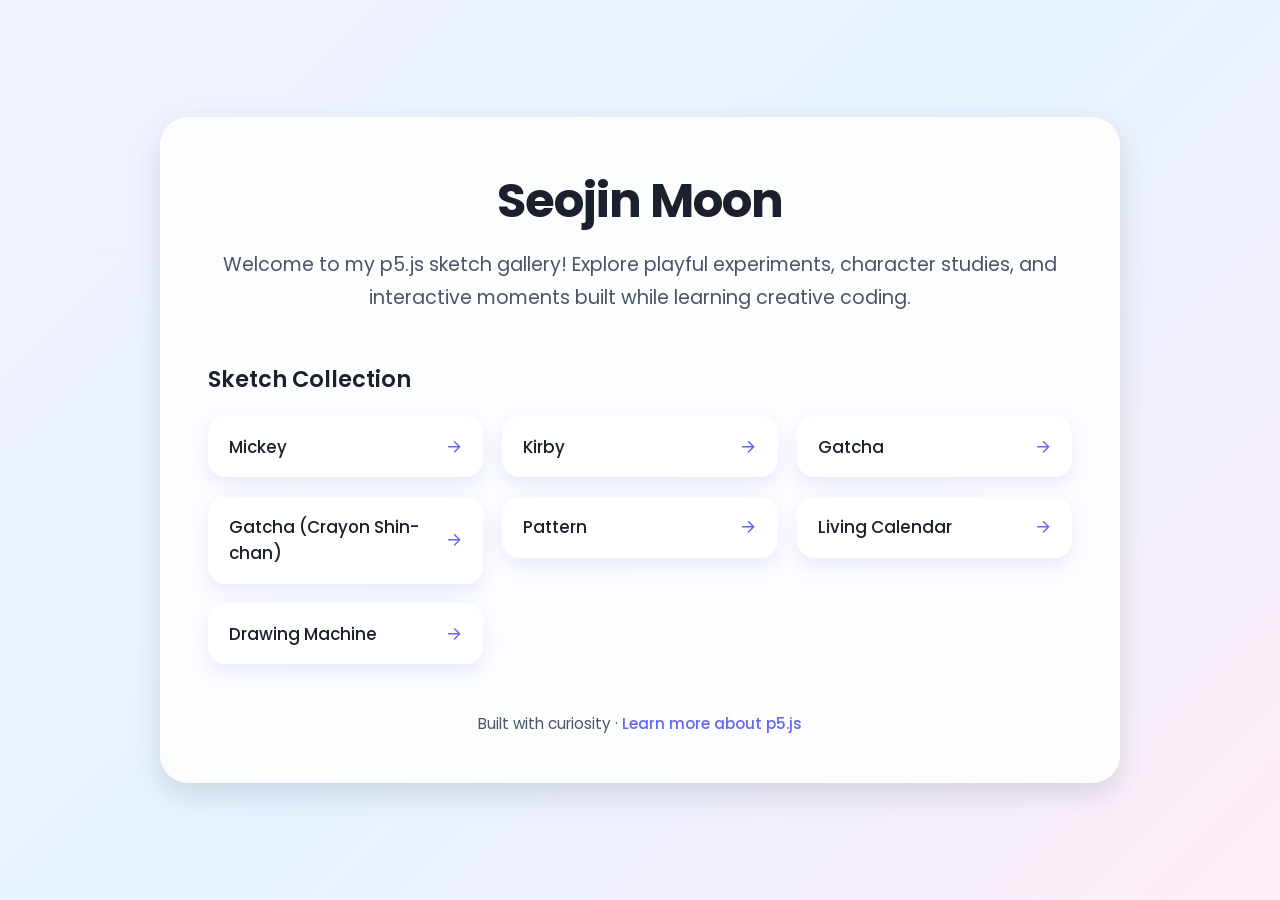
<file: index.html>
<!DOCTYPE html>
<html lang="en" dir="ltr">
  <head>
    <meta http-equiv="Content-Type" content="text/html; charset=UTF-8" />
    <title>Seojin Moon · p5 Sketch Gallery</title>
    <meta name="viewport" content="width=device-width, initial-scale=1.0" />
    <link rel="preconnect" href="https://fonts.googleapis.com" />
    <link rel="preconnect" href="https://fonts.gstatic.com" crossorigin />
    <link href="https://fonts.googleapis.com/css2?family=Poppins:wght@300;500;700&display=swap" rel="stylesheet" />
    <style>
      :root {
        color-scheme: light dark;
        --bg-gradient: linear-gradient(135deg, #f3f4ff 0%, #e7f3ff 50%, #ffeef8 100%);
        --card-bg: rgba(255, 255, 255, 0.82);
        --card-shadow: 0 12px 30px rgba(45, 55, 72, 0.15);
        --text-color: #1a202c;
        --accent: #6366f1;
        --accent-hover: #4f46e5;
        --muted: #4a5568;
      }

      * {
        box-sizing: border-box;
        margin: 0;
        padding: 0;
      }

      body {
        min-height: 100vh;
        font-family: "Poppins", -apple-system, BlinkMacSystemFont, "Segoe UI", sans-serif;
        background: var(--bg-gradient);
        color: var(--text-color);
        display: flex;
        align-items: center;
        justify-content: center;
        padding: 2.5rem 1.5rem;
      }

      main {
        width: min(960px, 100%);
        background: var(--card-bg);
        box-shadow: var(--card-shadow);
        border-radius: 28px;
        padding: clamp(2rem, 4vw, 3rem);
        backdrop-filter: blur(12px);
      }

      header {
        display: flex;
        flex-direction: column;
        gap: 0.75rem;
        text-align: center;
        margin-bottom: clamp(2rem, 5vw, 3rem);
      }

      h1 {
        font-size: clamp(2.3rem, 5vw, 3rem);
        font-weight: 700;
        letter-spacing: -0.02em;
      }

      p.lead {
        font-size: clamp(1rem, 3vw, 1.2rem);
        color: var(--muted);
        line-height: 1.7;
      }

      section h2 {
        font-size: 1.4rem;
        font-weight: 600;
        margin-bottom: 1.25rem;
        color: var(--text-color);
      }

      ul.gallery {
        list-style: none;
        display: grid;
        grid-template-columns: repeat(auto-fit, minmax(220px, 1fr));
        gap: 1.2rem;
      }

      .gallery a {
        display: flex;
        align-items: center;
        justify-content: space-between;
        gap: 0.5rem;
        padding: 1.1rem 1.3rem;
        border-radius: 18px;
        background: rgba(255, 255, 255, 0.9);
        box-shadow: 0 8px 18px rgba(99, 102, 241, 0.12);
        text-decoration: none;
        color: var(--text-color);
        font-weight: 500;
        transition: transform 0.2s ease, box-shadow 0.2s ease;
      }

      .gallery a span {
        font-size: 1.05rem;
      }

      .gallery a svg {
        flex-shrink: 0;
        width: 1.1rem;
        height: 1.1rem;
        fill: none;
        stroke: var(--accent);
        stroke-width: 2;
        stroke-linecap: round;
        stroke-linejoin: round;
        transition: transform 0.2s ease, stroke 0.2s ease;
      }

      .gallery a:hover,
      .gallery a:focus {
        transform: translateY(-4px);
        box-shadow: 0 16px 28px rgba(79, 70, 229, 0.24);
      }

      .gallery a:hover svg,
      .gallery a:focus svg {
        transform: translateX(4px);
        stroke: var(--accent-hover);
      }

      footer {
        margin-top: clamp(2rem, 5vw, 3rem);
        text-align: center;
        font-size: 0.95rem;
        color: var(--muted);
      }

      footer a {
        color: var(--accent);
        text-decoration: none;
        font-weight: 500;
      }

      footer a:hover {
        text-decoration: underline;
      }

      @media (prefers-color-scheme: dark) {
        :root {
          --bg-gradient: linear-gradient(135deg, #111827 0%, #1e293b 40%, #312e81 100%);
          --card-bg: rgba(15, 23, 42, 0.82);
          --card-shadow: 0 18px 36px rgba(15, 23, 42, 0.55);
          --text-color: #f8fafc;
          --muted: #cbd5f5;
        }

        .gallery a {
          background: rgba(30, 41, 59, 0.92);
          box-shadow: 0 10px 24px rgba(99, 102, 241, 0.3);
        }
      }
    </style>
  </head>
  <body>
    <main>
      <header>
        <h1>Seojin Moon</h1>
        <p class="lead">
          Welcome to my p5.js sketch gallery! Explore playful experiments, character studies,
          and interactive moments built while learning creative coding.
        </p>
      </header>

      <section>
        <h2>Sketch Collection</h2>
        <ul class="gallery">
          <li>
            <a href="mickey/">
              <span>Mickey</span>
              <svg viewBox="0 0 24 24" aria-hidden="true">
                <path d="M5 12h14M13 5l7 7-7 7" />
              </svg>
            </a>
          </li>
          <li>
            <a href="kirby/">
              <span>Kirby</span>
              <svg viewBox="0 0 24 24" aria-hidden="true">
                <path d="M5 12h14M13 5l7 7-7 7" />
              </svg>
            </a>
          </li>
          <li>
            <a href="gatcha/">
              <span>Gatcha</span>
              <svg viewBox="0 0 24 24" aria-hidden="true">
                <path d="M5 12h14M13 5l7 7-7 7" />
              </svg>
            </a>
          </li>
          <li>
            <a href="gatcha(Crayon Shin-chan)/">
              <span>Gatcha (Crayon Shin-chan)</span>
              <svg viewBox="0 0 24 24" aria-hidden="true">
                <path d="M5 12h14M13 5l7 7-7 7" />
              </svg>
            </a>
          </li>
          <li>
            <a href="pattern/">
              <span>Pattern</span>
              <svg viewBox="0 0 24 24" aria-hidden="true">
                <path d="M5 12h14M13 5l7 7-7 7" />
              </svg>
            </a>
          </li>
          <li>
            <a href="living-calendar/">
              <span>Living Calendar</span>
              <svg viewBox="0 0 24 24" aria-hidden="true">
                <path d="M5 12h14M13 5l7 7-7 7" />
              </svg>
            </a>
          </li>
          <li>
            <a href="drawing machine(adventure)/">
              <span>Drawing Machine</span>
              <svg viewBox="0 0 24 24" aria-hidden="true">
                <path d="M5 12h14M13 5l7 7-7 7" />
              </svg>
            </a>
          </li>
        </ul>
      </section>

      <footer>
        <span>Built with curiosity &middot; <a href="https://p5js.org/" target="_blank" rel="noopener">Learn more about p5.js</a></span>
      </footer>
    </main>
  </body>
</html>
</file>
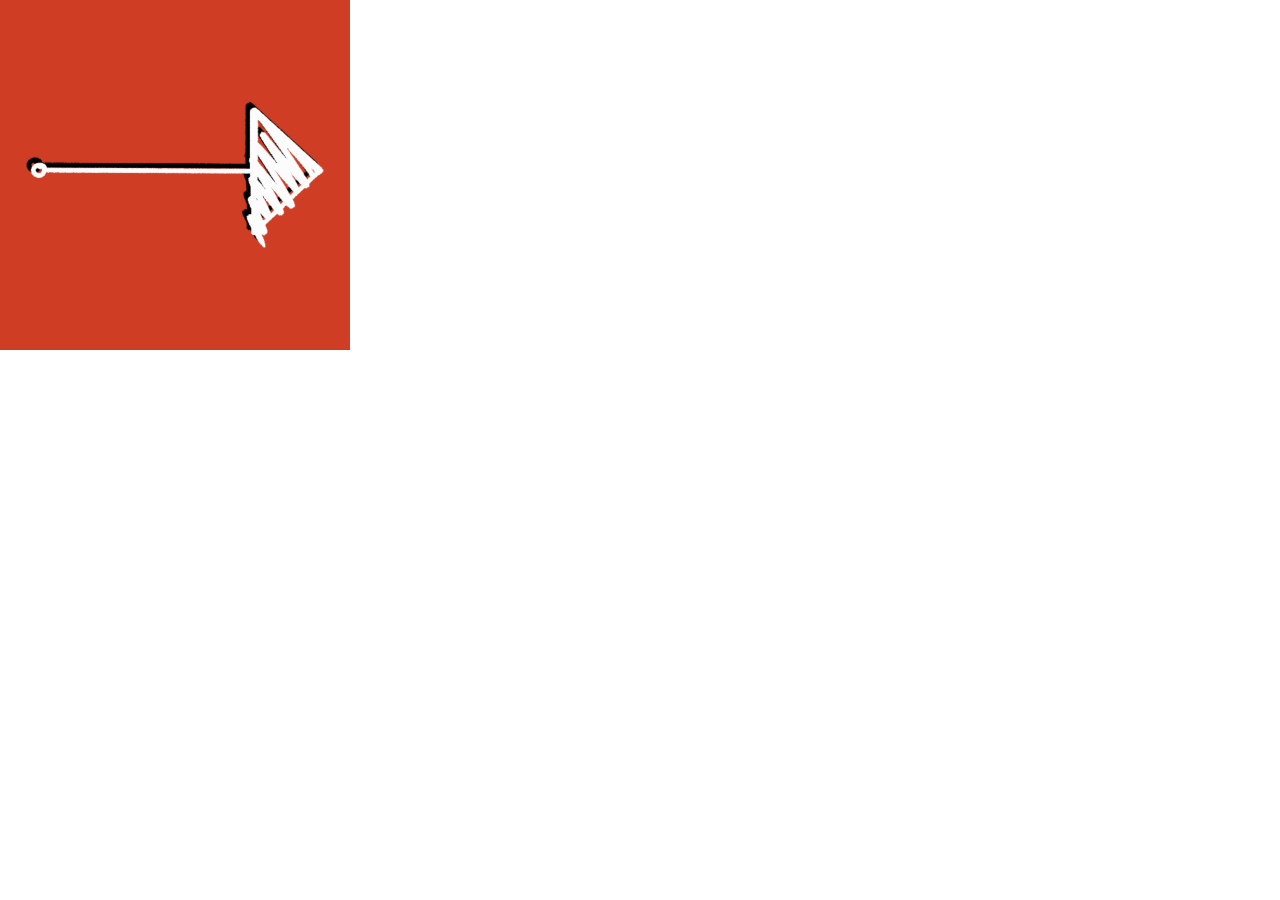
<file: drawing machine(adventure)/index.html>
<!DOCTYPE html>
<html lang="en">
  <head>
    <meta charset="utf-8" />
    <meta name="viewport" content="width=device-width, initial-scale=1.0">

    <title>Sketch</title>

    <link rel="stylesheet" type="text/css" href="style.css">

    <script src="libraries/p5.min.js"></script>
    <script src="libraries/p5.sound.min.js"></script>
  </head>

  <body>
    <script src="sketch.js"></script>
  </body>
</html>
</file>
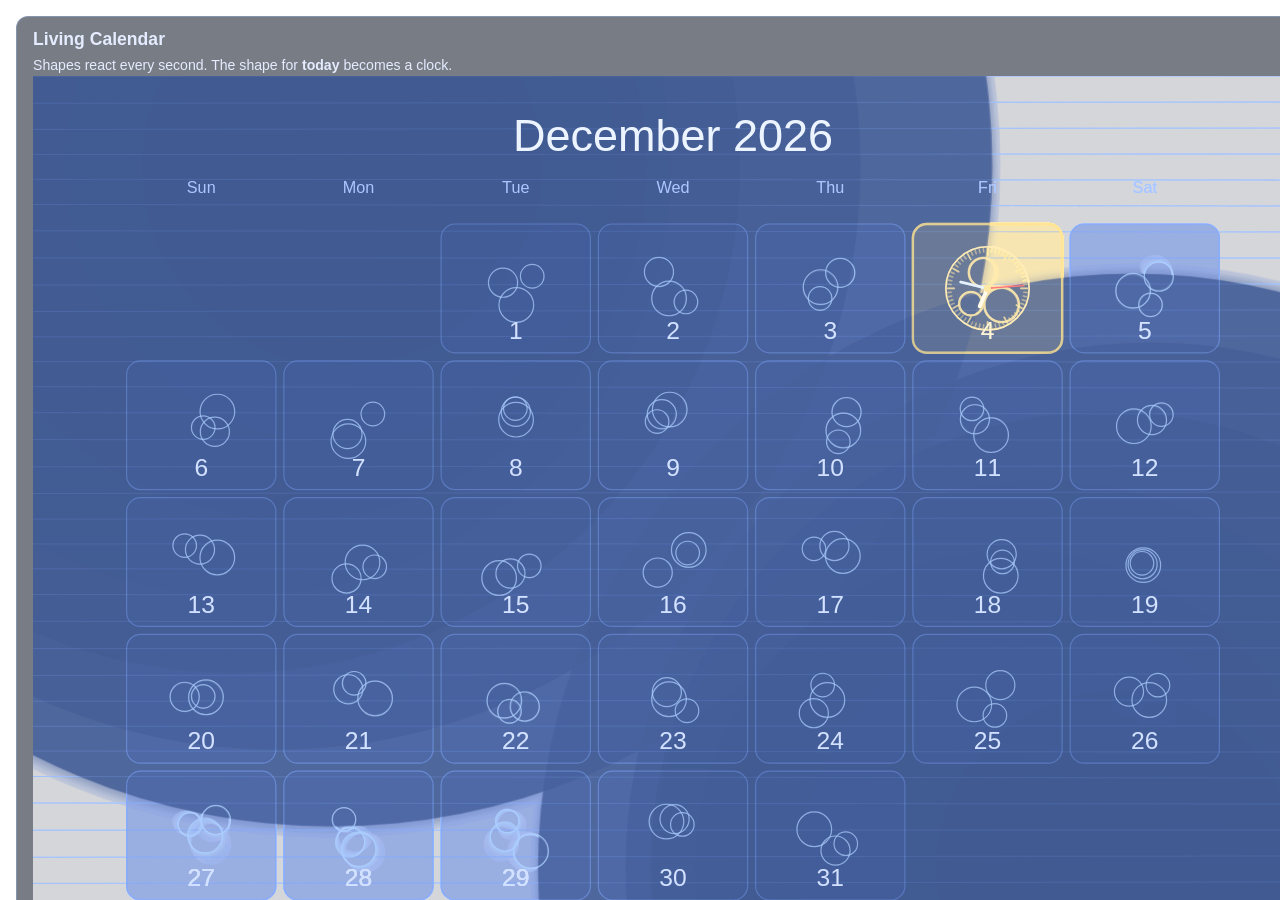
<file: living-calendar/index.html>
<!DOCTYPE html>
<html lang="en">
  <head>
    <meta charset="utf-8" />
    <meta name="viewport" content="width=device-width, initial-scale=1.0" />
    <title>Living Calendar</title>
    <link rel="stylesheet" href="style.css" />
    <script src="libraries/p5.min.js"></script>
    <script src="sketch.js"></script>
  </head>
  <body>
    <main class="overlay">
      <h1>Living Calendar</h1>
      <p>
        Shapes react every second. The shape for <strong>today</strong> becomes a clock.
      </p>
    </main>
  </body>
</html>
</file>
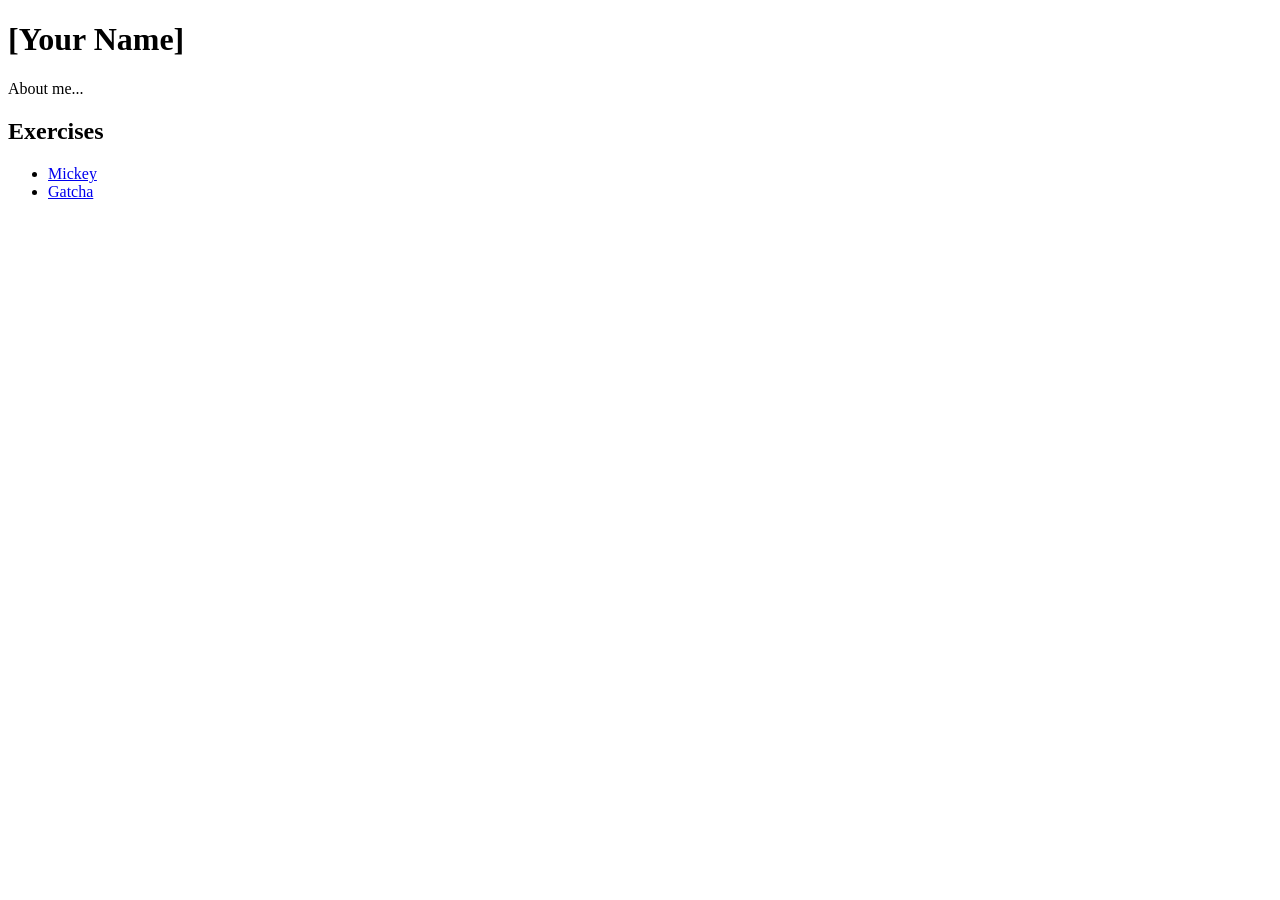
<file: p5/index.html>
<!DOCTYPE html>
  <html lang="en" dir="ltr">
  <head>
    <meta http-equiv="Content-Type" content="text/html; charset=UTF-8">
    <title>[your name]' p5 sketches</title>
    <meta name="viewport" content="width=device-width, initial-scale=1.0"/>
  </head>
  <body>
    <h1>[Your Name]</h1>
    <p>About me...</p>
    <h2>Exercises</h2>
    <ul>
    <li><a href="mickey/">Mickey</a></li>
    <li><a href="gatcha/">Gatcha</a></li>
    </ul>
  </body>
</html>
</file>
<file: drawing machine(adventure)/style.css>
html, body {
  margin: 0;
  padding: 0;
}

canvas {
  display: block;
}
</file>
<file: living-calendar/style.css>
* { box-sizing: border-box; }
html, body {
  margin: 0;
  padding: 0;
  overflow: hidden;
  font-family: 'Poppins', 'Pretendard', sans-serif;
  background: radial-gradient(circle at top, #132038, #060910 70%);
  color: #e5ecff;
}
canvas { display: block; }
.overlay {
  position: fixed;
  left: 1rem;
  top: 1rem;
  z-index: 10;
  background: rgba(10, 18, 31, 0.55);
  border: 1px solid rgba(160, 197, 255, 0.35);
  border-radius: 12px;
  padding: 0.75rem 1rem;
  backdrop-filter: blur(4px);
}
.overlay h1 {
  font-size: 1.1rem;
  margin: 0 0 0.3rem;
}
.overlay p {
  margin: 0;
  font-size: 0.88rem;
  line-height: 1.5;
}
</file>
